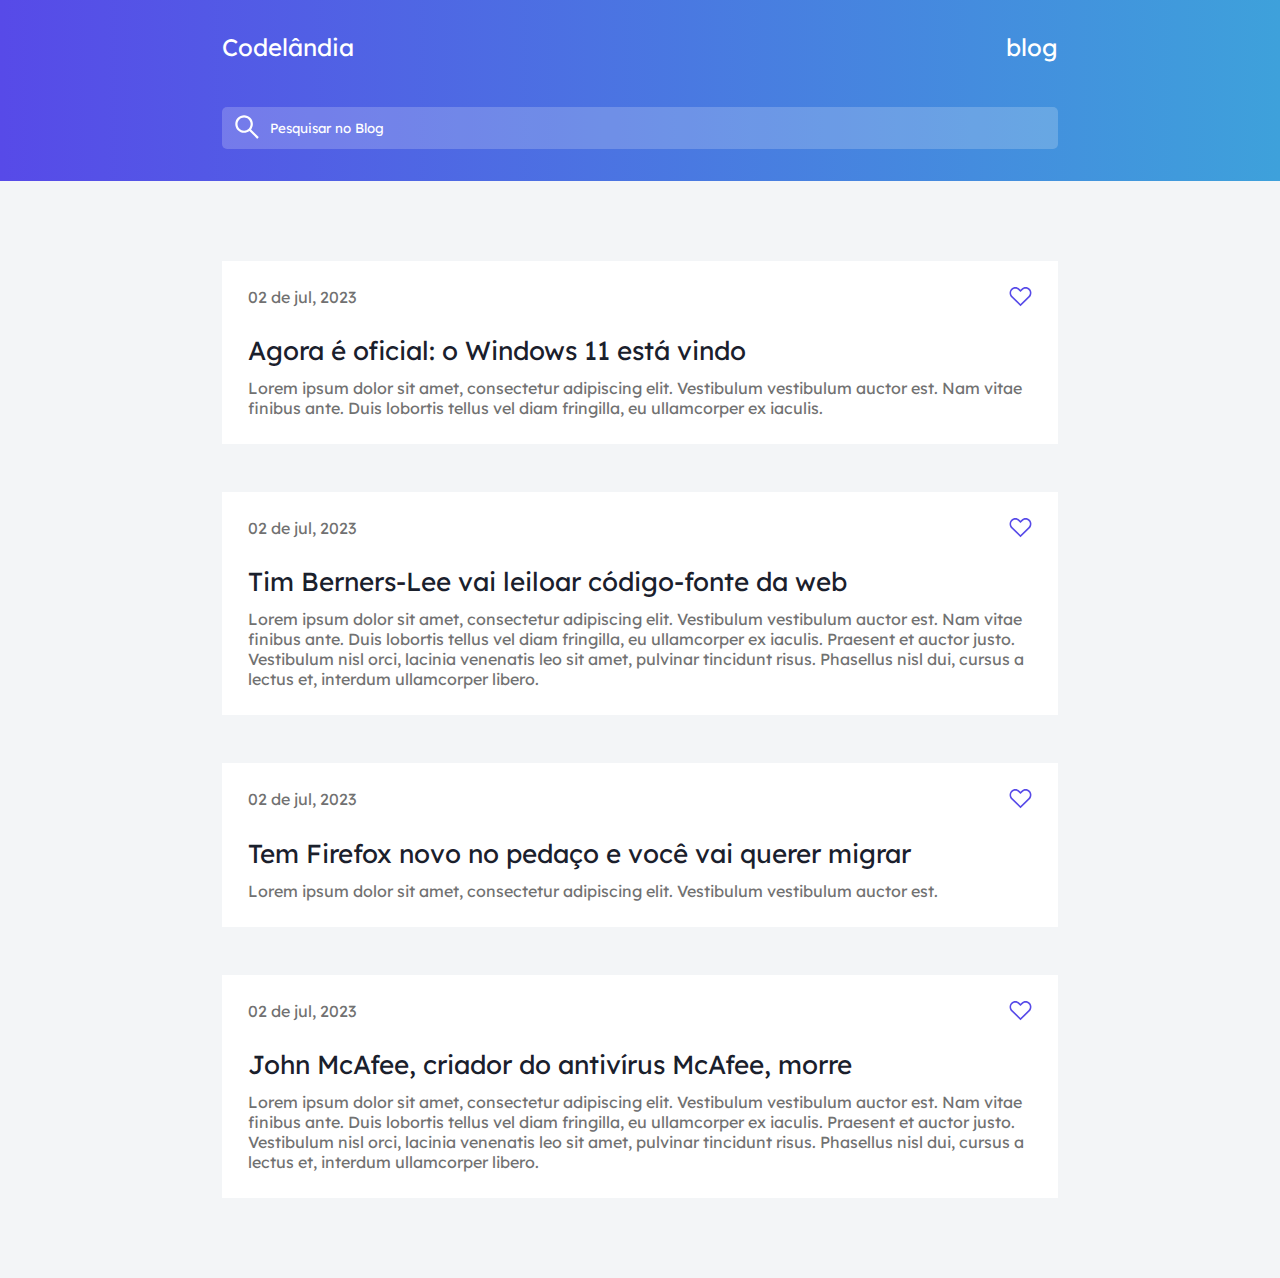
<file: desafio 01 - Blog/index.html>
<!DOCTYPE html>
<html lang="pt-br">

<head>
  <!-- responsividade padrão e description-->
  <meta charset="UTF-8">
  <meta http-equiv="X-UA-Compatible" content="IE=edge">
  <meta name="viewport" content="width=device-width, initial-scale=1.0">
  <meta name="description" content="Blog oficial da Codelândia. Participe e confira as melores notícias.">
  <!-- APIs do Google fonts -->
  <link rel="preconnect" href="https://fonts.googleapis.com">
  <link rel="preconnect" href="https://fonts.gstatic.com" crossorigin>
  <link href="https://fonts.googleapis.com/css2?family=Lexend+Deca:wght@100;200;300;400;500;600;700;800;900&display=swap" rel="stylesheet">
  <!-- icones e sheets com title -->
  <link rel="stylesheet" href="./style.css">
  <link rel="icon" href="./img/icons-blogger.png" type="image/png">

  <title>Codelândia Blog</title>
</head>

<body>
  <header>
    <nav>
      <div class="title">
        <p>Codelândia</p>
        <p>blog</p>
      </div>

      <form class="formulario" action="get">
        <img src="./img/lupa.svg" alt="lupa" width="30" height="30">
        <input type="text" name="pesquisar" placeholder="Pesquisar no Blog">
      </form>
    </nav>
  </header>

  <main>
    <div class="media-div">
      <ul>
        <li>
          <span class="flex-span">
            <p class="data">02 de jul, 2023</p>
            <img src="./img/coraçao.svg" alt="icon" width="23" height="20">
          </span>
          <a href="./">Agora é oficial: o Windows 11 está vindo</a>
          <p class="text">Lorem ipsum dolor sit amet, consectetur adipiscing elit. Vestibulum vestibulum auctor est. Nam
            vitae finibus ante. Duis lobortis tellus vel diam fringilla, eu ullamcorper ex iaculis.</p>
        </li>

        <li>
          <span class="flex-span">
            <p class="data">02 de jul, 2023</p>
            <img src="./img/coraçao.svg" alt="icon" width="23" height="20">
          </span>
          <a href="./">Tim Berners-Lee vai leiloar código-fonte da web</a>
          <p class="text">Lorem ipsum dolor sit amet, consectetur adipiscing elit. Vestibulum vestibulum auctor est. Nam
            vitae finibus ante. Duis lobortis tellus vel diam fringilla, eu ullamcorper ex iaculis. Praesent et auctor
            justo. Vestibulum nisl orci, lacinia venenatis leo sit amet, pulvinar tincidunt risus. Phasellus nisl dui,
            cursus a lectus et, interdum ullamcorper libero.</p>
        </li>

        <li>
          <span class="flex-span">
            <p class="data">02 de jul, 2023</p>
            <img src="./img/coraçao.svg" alt="icon" width="23" height="20">
          </span>
          <a href="./">Tem Firefox novo no pedaço e você vai querer migrar</a>
          <p class="text">Lorem ipsum dolor sit amet, consectetur adipiscing elit. Vestibulum vestibulum auctor est.</p>
        </li>

        <li>
          <span class="flex-span">
            <p class="data">02 de jul, 2023</p>
            <img src="./img/coraçao.svg" alt="icon" width="23" height="20">
          </span>
          <a href="./">John McAfee, criador do antivírus McAfee, morre</a>
          <p class="text">Lorem ipsum dolor sit amet, consectetur adipiscing elit. Vestibulum vestibulum auctor est. Nam
            vitae finibus ante. Duis lobortis tellus vel diam fringilla, eu ullamcorper ex iaculis. Praesent et auctor
            justo. Vestibulum nisl orci, lacinia venenatis leo sit amet, pulvinar tincidunt risus. Phasellus nisl dui,
            cursus a lectus et, interdum ullamcorper libero.</p>
        </li>
      </ul>
    </div>
  </main>
</body>

</html>
</file>
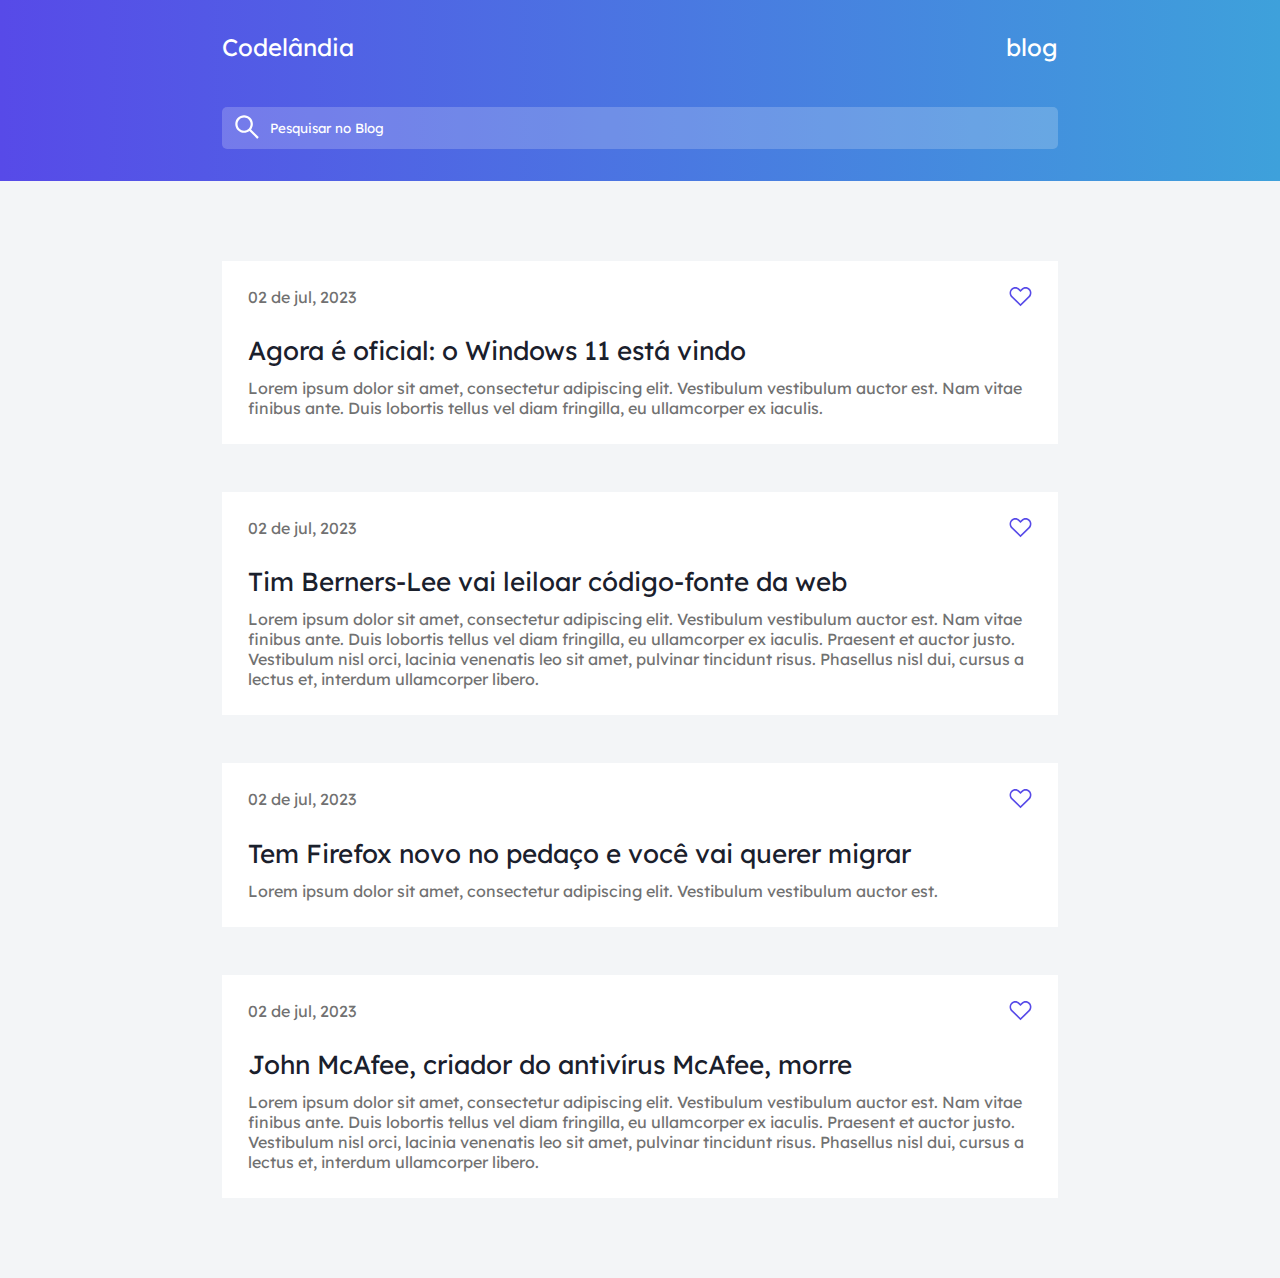
<file: Desafio 01 - Blog/index.html>
<!DOCTYPE html>
<html lang="pt-br">

<head>
  <!-- responsividade padrão e description-->
  <meta charset="UTF-8">
  <meta http-equiv="X-UA-Compatible" content="IE=edge">
  <meta name="viewport" content="width=device-width, initial-scale=1.0">
  <meta name="description" content="Blog oficial da Codelândia. Participe e confira as melores notícias.">
  <!-- APIs do Google fonts -->
  <link rel="preconnect" href="https://fonts.googleapis.com">
  <link rel="preconnect" href="https://fonts.gstatic.com" crossorigin>
  <link href="https://fonts.googleapis.com/css2?family=Lexend+Deca:wght@100;200;300;400;500;600;700;800;900&display=swap" rel="stylesheet">
  <!-- icones e sheets com title -->
  <link rel="stylesheet" href="./style.css">
  <link rel="icon" href="./img/icons-blogger.png" type="image/png">

  <title>Codelândia Blog</title>
</head>

<body>
  <header>
    <nav>
      <div class="title">
        <p>Codelândia</p>
        <p>blog</p>
      </div>

      <form class="formulario" action="get">
        <img src="./img/lupa.svg" alt="lupa" width="30" height="30">
        <input type="text" name="pesquisar" placeholder="Pesquisar no Blog">
      </form>
    </nav>
  </header>

  <main>
    <div class="media-div">
      <ul>
        <li>
          <span class="flex-span">
            <p class="data">02 de jul, 2023</p>
            <img src="./img/coraçao.svg" alt="icon" width="23" height="20">
          </span>
          <a href="./" id="links_acesso">Agora é oficial: o Windows 11 está vindo</a>
          <p class="text">Lorem ipsum dolor sit amet, consectetur adipiscing elit. Vestibulum vestibulum auctor est. Nam
            vitae finibus ante. Duis lobortis tellus vel diam fringilla, eu ullamcorper ex iaculis.</p>
        </li>

        <li>
          <span class="flex-span">
            <p class="data">02 de jul, 2023</p>
            <img src="./img/coraçao.svg" alt="icon" width="23" height="20">
          </span>
          <a href="./" id="links_acesso">Tim Berners-Lee vai leiloar código-fonte da web</a>
          <p class="text">Lorem ipsum dolor sit amet, consectetur adipiscing elit. Vestibulum vestibulum auctor est. Nam
            vitae finibus ante. Duis lobortis tellus vel diam fringilla, eu ullamcorper ex iaculis. Praesent et auctor
            justo. Vestibulum nisl orci, lacinia venenatis leo sit amet, pulvinar tincidunt risus. Phasellus nisl dui,
            cursus a lectus et, interdum ullamcorper libero.</p>
        </li>

        <li>
          <span class="flex-span">
            <p class="data">02 de jul, 2023</p>
            <img src="./img/coraçao.svg" alt="icon" width="23" height="20">
          </span>
          <a href="./" id="links_acesso">Tem Firefox novo no pedaço e você vai querer migrar</a>
          <p class="text">Lorem ipsum dolor sit amet, consectetur adipiscing elit. Vestibulum vestibulum auctor est.</p>
        </li>

        <li>
          <span class="flex-span">
            <p class="data">02 de jul, 2023</p>
            <img src="./img/coraçao.svg" alt="icon" width="23" height="20">
          </span>
          <a href="./" id="links_acesso">John McAfee, criador do antivírus McAfee, morre</a>
          <p class="text">Lorem ipsum dolor sit amet, consectetur adipiscing elit. Vestibulum vestibulum auctor est. Nam
            vitae finibus ante. Duis lobortis tellus vel diam fringilla, eu ullamcorper ex iaculis. Praesent et auctor
            justo. Vestibulum nisl orci, lacinia venenatis leo sit amet, pulvinar tincidunt risus. Phasellus nisl dui,
            cursus a lectus et, interdum ullamcorper libero.</p>
        </li>
      </ul>
    </div>
  </main>
  <script src="./js/script.js"></script>
</body>

</html>
</file>
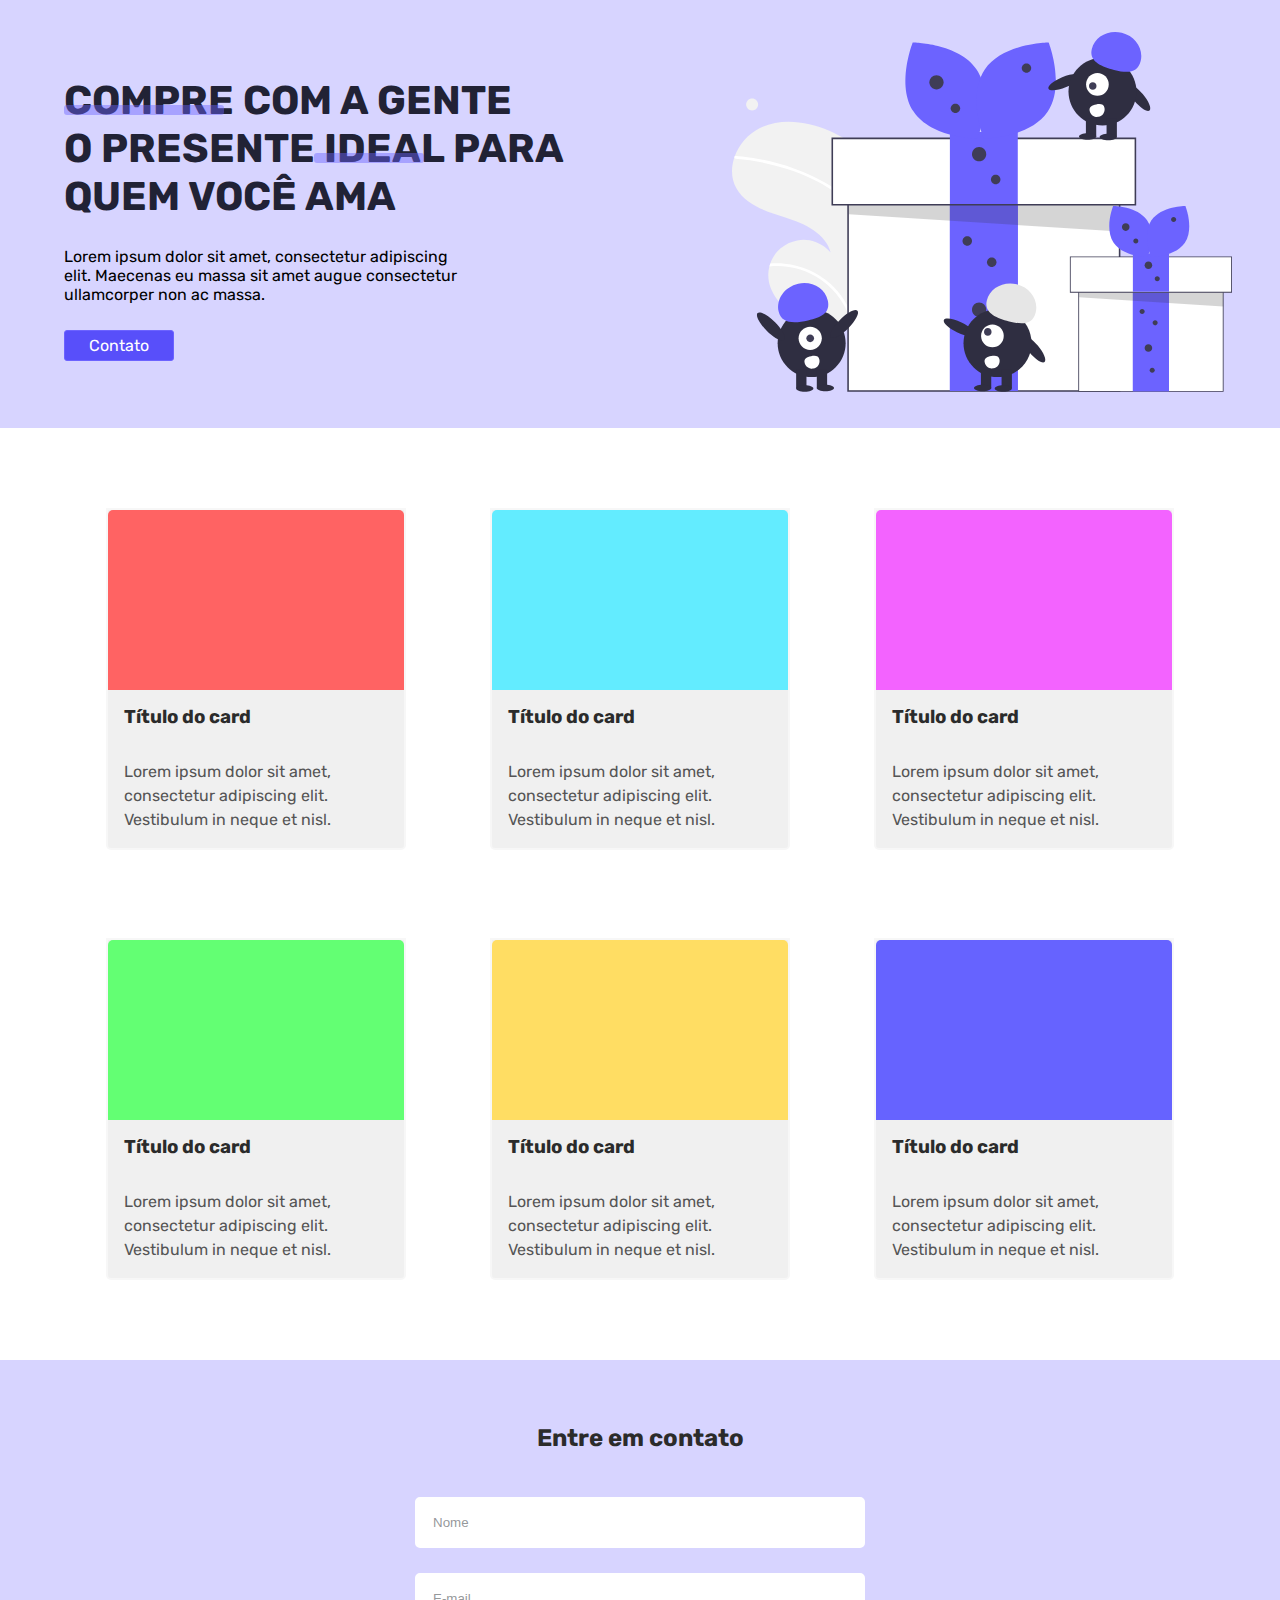
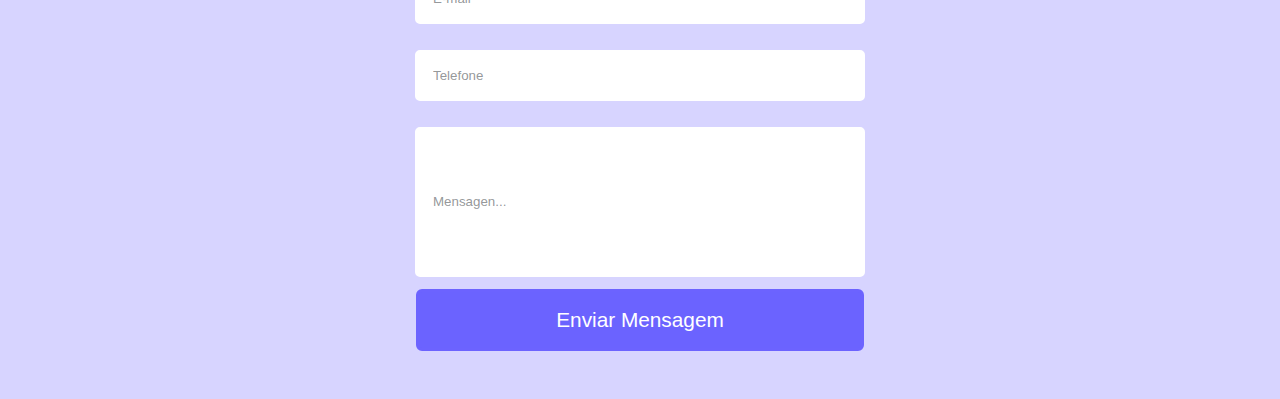
<file: Desafio 03 -  One Page/index.html>
<!DOCTYPE html>
<html lang="pt-br">

<head>
    <meta charset="UTF-8">
    <meta http-equiv="X-UA-Compatible" content="IE=edge">
    <meta name="viewport" content="width=device-width, initial-scale=1.0">
    <link rel="stylesheet" href="./assets/css/StyleReset.css">
    <title>One Page- Presentes</title>
</head>

<body>
    <main>
        <span class="caixa-main">
            <div>
                <h1>compre com a gente<br>o presente ideal para<br>quem você ama</h1>
                <p class="texto-entrada">Lorem ipsum dolor sit amet, consectetur adipiscing elit. Maecenas eu massa sit amet augue consectetur
                    ullamcorper non ac massa.</p>
                <a href="#entrar">Contato</a>
            </div>
            <div>
                <img src="./assets/imgs/imagem.svg" alt="">
            </div>
        </span>
    </main>

    <section>
        <span class="caixa-grid">
            <div class="largura-cor">
                <div class="cor-conteudo1"></div>
                <h3>Título do card</h3>
                <p>Lorem ipsum dolor sit amet, consectetur adipiscing elit. Vestibulum in neque et nisl.</p>
            </div>

            <div class="largura-cor">
                <div class="cor-conteudo2"></div>
                <h3>Título do card</h3>
                <p>Lorem ipsum dolor sit amet, consectetur adipiscing elit. Vestibulum in neque et nisl.</p>
            </div>

            <div class="largura-cor">
                <div class="cor-conteudo3"></div>
                <h3>Título do card</h3>
                <p>Lorem ipsum dolor sit amet, consectetur adipiscing elit. Vestibulum in neque et nisl.</p>
            </div>

            <div class="largura-cor">
                <div class="cor-conteudo4"></div>
                <h3>Título do card</h3>
                <p>Lorem ipsum dolor sit amet, consectetur adipiscing elit. Vestibulum in neque et nisl.</p>
            </div>

            <div class="largura-cor">
                <div class="cor-conteudo5"></div>
                <h3>Título do card</h3>
                <p>Lorem ipsum dolor sit amet, consectetur adipiscing elit. Vestibulum in neque et nisl.</p>
            </div>

            <div class="largura-cor">
                <div class="cor-conteudo6"></div>
                <h3>Título do card</h3>
                <p>Lorem ipsum dolor sit amet, consectetur adipiscing elit. Vestibulum in neque et nisl.</p>
            </div>

        </span>
    </section>

    <footer class="rodape">
        <span id="entrar" class="entrar">
            <h2>Entre em contato</h2>
            <div class="inputs">
                <input class="input" type="text" name="nome" value="Nome">
                <input class="input" type="email" name="email" value="E-mail">
                <input class="input" type="text" name="numero" value="Telefone">
                <input class="input-mensagem" type="text" name="texto" value="Mensagen...">
                <button>Enviar Mensagem</button>
            </div>
        </span>
    </footer>
</body>

</html>
</file>
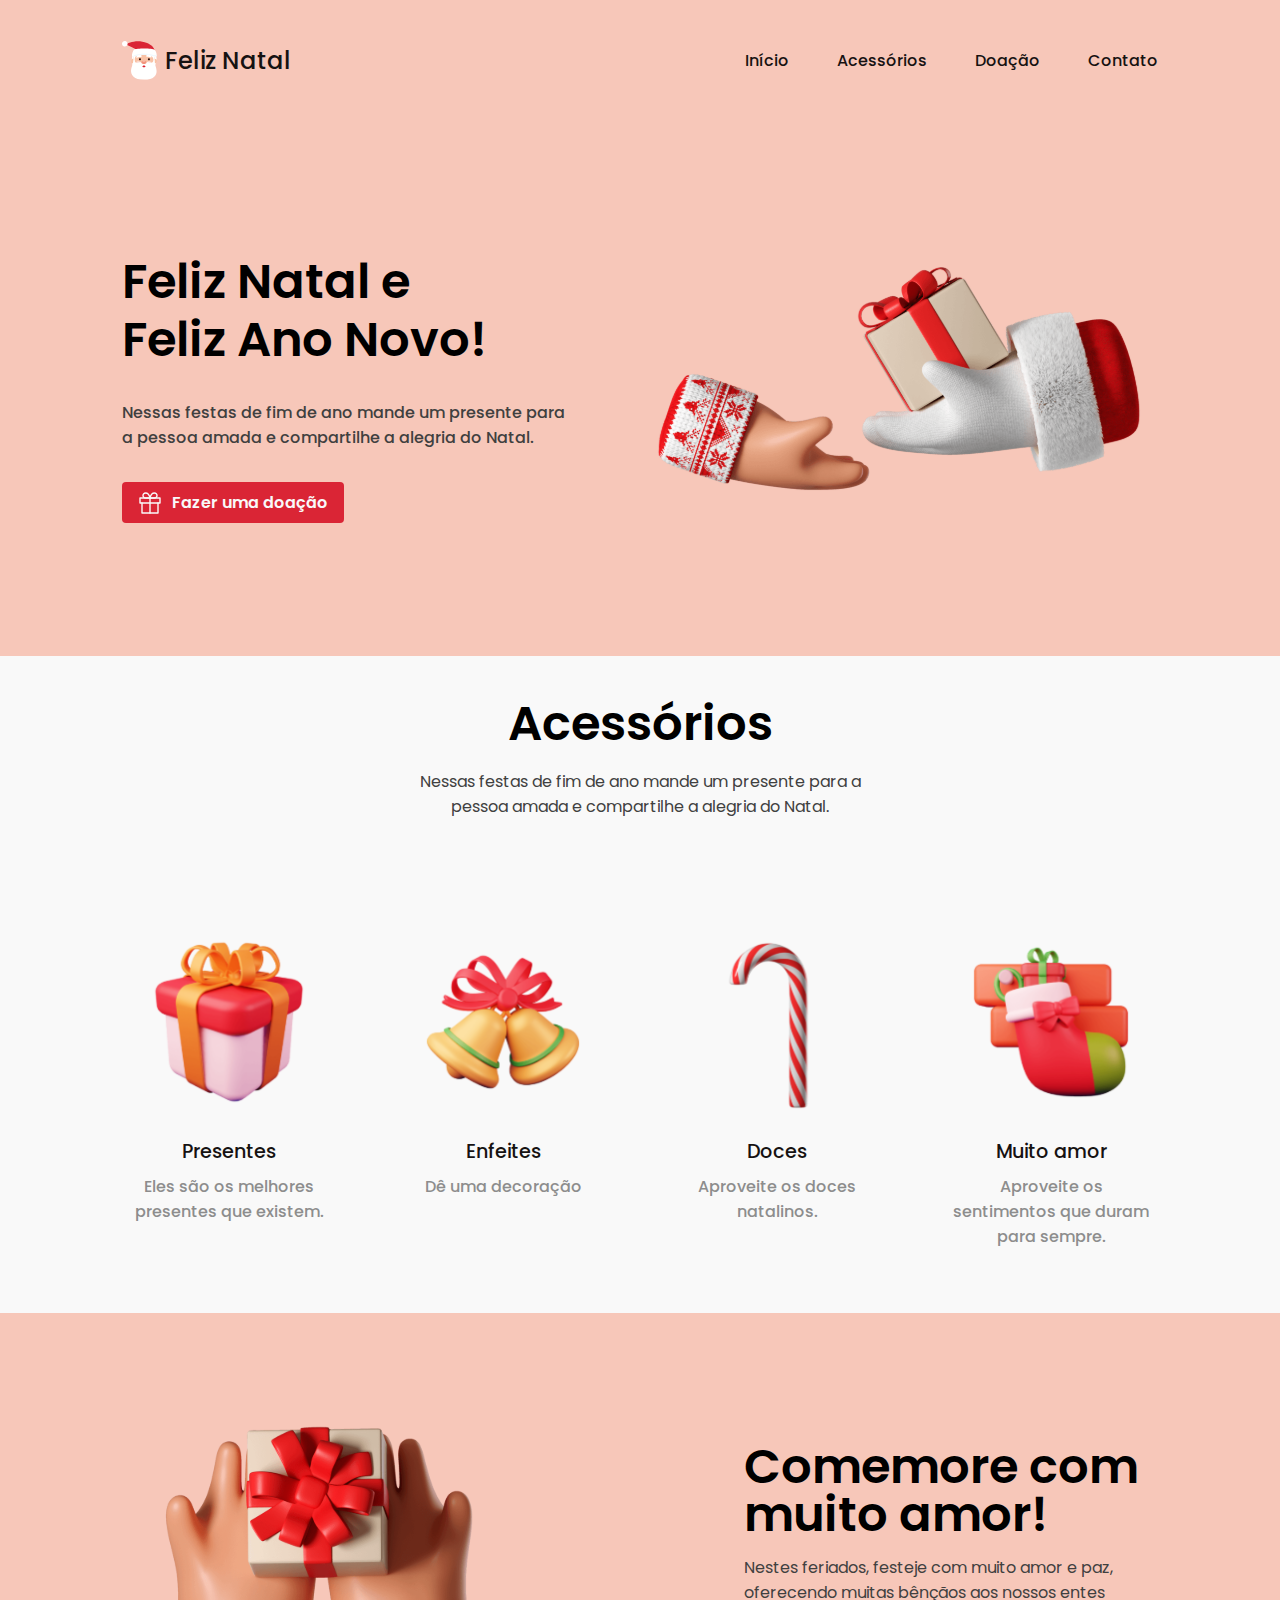
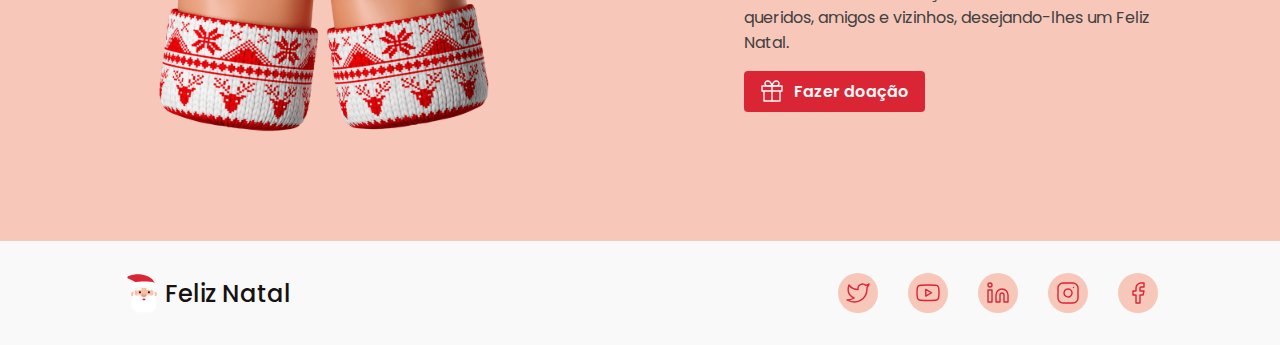
<file: Desafio 16 - Feliz Natal/index.html>
<!DOCTYPE html>
<html lang="en">

<head>
  <meta charset="UTF-8">
  <meta http-equiv="X-UA-Compatible" content="IE=edge">
  <meta name="viewport" content="width=device-width, initial-scale=1.0">
  <meta name="description"
    content="Nessas festas de fim de ano mande um presente para a pessoa amada e compartilhe a alegria do Natal.">
  <meta name="keywords" content="natal, presentes, feliz ano novo, festas de natal, alegria natalina">
  <link rel="preconnect" href="https://fonts.googleapis.com">
  <link rel="preconnect" href="https://fonts.gstatic.com" crossorigin>
  <link href="https://fonts.googleapis.com/css2?family=Poppins:wght@100;200;300;400;500;600;700;800;900&display=swap"
    rel="stylesheet">
  <link rel="stylesheet" href="./style.css">
  <link rel="shortcut icon" href="./img/icone_natal.png" type="image/x-icon">
  <title>Feliz-natal</title>
</head>

<body>

  <header>
    <nav class="header-nav">
      <a class="btn-logo-header" href="./">
        <img src="./img/logo_header_dad.svg" alt="logo" width="auto" height="auto">
        Feliz Natal
      </a>


      <ol class="header-ol">
        <li><a class="btn-list" href="./">Início</a></li>
        <li><a class="btn-list" href="./">Acessórios</a></li>
        <li><a class="btn-list" href="./">Doação</a></li>
        <li><a class="btn-list" href="./">Contato</a></li>
      </ol>

    </nav>
  </header>

  <main>
    <div class="main-div">

      <div class="div-conteudo">
        <h1 class="titulo-h1">Feliz Natal e<br>Feliz Ano Novo!</h1>
        <p class="texto">Nessas festas de fim de ano mande um presente para a pessoa amada e compartilhe a alegria do
          Natal.</p>
        <a class="btn-doaçao" href="./">
          <img src="./img/present.svg" alt="presente" width="auto" height="auto">
          Fazer uma doação
        </a>
      </div>

      <span class="span-img">
        <img src="./img/present_mao.svg" alt="presente_em_mãos" width="auto" height="auto">
      </span>
    </div>
  </main>

  <aside>
    <div class="aside-div">

      <div class="aside-conteudo">
        <h2>Acessórios</h2>
        <p>Nessas festas de fim de ano mande um presente para a<br> pessoa amada e compartilhe a alegria do Natal.</p>
      </div>


      <nav class="aside-nav">

        <ul class="aside-ul">
          <!-- presente -->
          <li>
            <img src="./img/present_natal.svg" alt="caixa_presente" width="auto" height="auto">
            <p class="texto-negrito">Presentes</p>
            <p class="texto-cinza">Eles são os melhores<br>
              presentes que existem.</p>
          </li>
          <!-- sino -->
          <li>
            <img src="./img/sino_natal.svg" alt="sino" width="auto" height="auto">
            <p class="texto-negrito">Enfeites</p>
            <p class="texto-cinza">Dê uma decoração</p>
          </li>
          <!-- doce -->
          <li>
            <img src="./img/doce_natal.svg" alt="doce" width="auto" height="auto">
            <p class="texto-negrito">Doces</p>
            <p class="texto-cinza">Aproveite os doces<br> natalinos.</p>
          </li>
          <!-- meia -->
          <li>
            <img src="./img/meia_natal.svg" alt="meias" width="auto" height="auto">
            <p class="texto-negrito">Muito amor</p>
            <p class="texto-cinza">Aproveite os<br>
              sentimentos que duram<br>
              para sempre.</p>
          </li>
        </ul>

      </nav>

    </div>
  </aside>

  <section>
    <div class="section-div">

      <span class="section-span">
        <img src="./img/luva_natal.svg" alt="presentes" width="auto" height="auto">
      </span>


      <div class="div-container">
        <h3 class="texto-h3">Comemore com<br>
          muito amor!</h3>
        <p class="texto-p">Nestes feriados, festeje com muito amor e paz, oferecendo muitas bênçãos aos nossos entes
          queridos, amigos e vizinhos, desejando-lhes um Feliz Natal.</p>
        <a class="btn-doaçao" href="./">
          <img src="./img/present.svg" alt="doar" width="auto" height="auto">
          Fazer doação
        </a>
      </div>

    </div>
  </section>


  <footer>
    <div class="footer-div">

      <a class="btn-logo-footer" href="./">
        <img src="./img/logo_header_dad.svg" alt="logo" width="auto" height="auto">
        Feliz Natal
      </a>

      <ul class="footer-ul">

        <!-- twitter -->
        <li class="footer-li">
          <a href="./">
            <img src="./img/twitter.svg" alt="twitter" width="auto" height="auto">
          </a>
        </li>
        <!-- youtube -->
        <li class="footer-li">
          <a href="./">
            <img src="./img/youtube.svg" alt="youtube" width="auto" height="auto">
          </a>
        </li>
        <!-- linkedin -->
        <li class="footer-li">
          <a href="./">
            <img src="./img/linkedin.svg" alt="linkedin" width="auto" height="auto">
          </a>
        </li>
        <!-- instagram -->
        <li class="footer-li">
          <a href="./">
            <img src="./img/instagram.svg" alt="instagram" width="auto" height="auto">
          </a>
        </li>
        <!-- facebook -->
        <li class="footer-li">
          <a href="./">
            <img src="./img/facebook.svg" alt="facebook" width="auto" height="auto">
          </a>
        </li>



      </ul>

    </div>
  </footer>
</body>

</html>
</file>
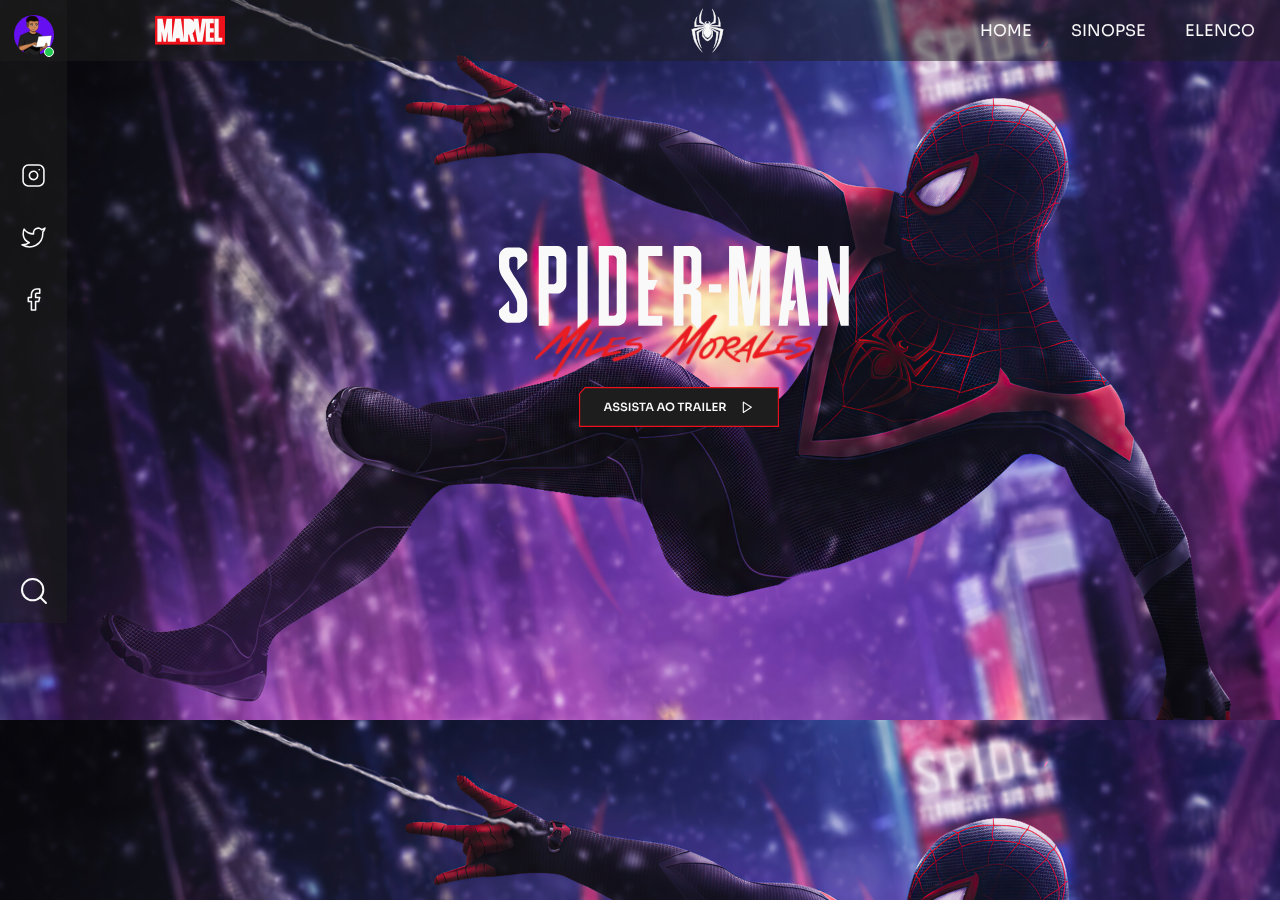
<file: Desafio 18 - Spider/index.html>
<!DOCTYPE html>
<html lang="pt-br">

<header>
  <meta http-equiv="X-UA-Compatible" content="IE=7">
  <meta http-equiv="X-UA-Compatible" content="ie=edge">
  <meta name="viewport" content="width=device-width, initial-scale=1.0">
  
  <meta http-equiv="Content-Type" content="text/html;charset=UTF-8">
  <meta name="description" content="spiderman, novo jogo para pc.">

  <link rel="stylesheet" href="./style.css">

  <link rel="preconnect" href="https://fonts.googleapis.com">
  <link rel="preconnect" href="https://fonts.gstatic.com" crossorigin>
  <link href="https://fonts.googleapis.com/css2?family=Sora:wght@100;200;300;400;500;600;700;800&display=swap" rel="stylesheet">

  <title>Spider</title>
</header>

<body>
  <nav>
    <div class="login">
      <img src="./img/iuricode1.svg" alt="login" width="50" height="50">
    </div>

    <div class="acessos">
      <ul class="redeSocial">
        <li class="imgRede">
          <a href="./">
            <img src="./img/instagram.svg" alt="instagram" width="32" height="32">
          </a>
        </li>

        <li class="imgRede">
          <a href="./">
            <img src="./img/twitter.svg" alt="twitter" width="32" height="32">
          </a>
        </li>

        <li class="imgRede">
          <a href="./">
            <img src="./img/facebook.svg" alt="facebook" width="32" height="32">
          </a>
        </li>
      </ul>

      <div class="form">
        <img src="./img/lupa.svg" alt="lupa de procurar" width="32" height="32">
      </div>
    </div>
  </nav>

  <header>
    <span id="regularNavigation">
      <div>
        <img src="./img/logo-marvel.svg" alt="logo Marvel" width="70" height="35">
      </div>

      <a class="btn-aranha" href="./">
        <img src="./img/aranha-branca.svg" alt="reload da pag" width="35" height="45">
      </a>

      <ol class="linkOrdenado">
        <li>
          <a href="./">
            home
          </a>
        </li>

        <li>
          <a href="./">
            sinopse
          </a>
        </li>

        <li>
          <a href="./">
            elenco
          </a>
        </li>
      </ol>

      <button id="botaoMobile">
        <img src="./img/menu-hamburguer.svg" alt="menu" width="24" height="14">
      </button>
    </span>
  </header>

  <main>
    <div class="containerMireles">
      <img src="./img/siper-mireles.svg" alt="siper-mireles" width="350" height="200">
    </div>
  </main>

  <script src="./JS/script.js"></script>
</body>

</html>
</file>
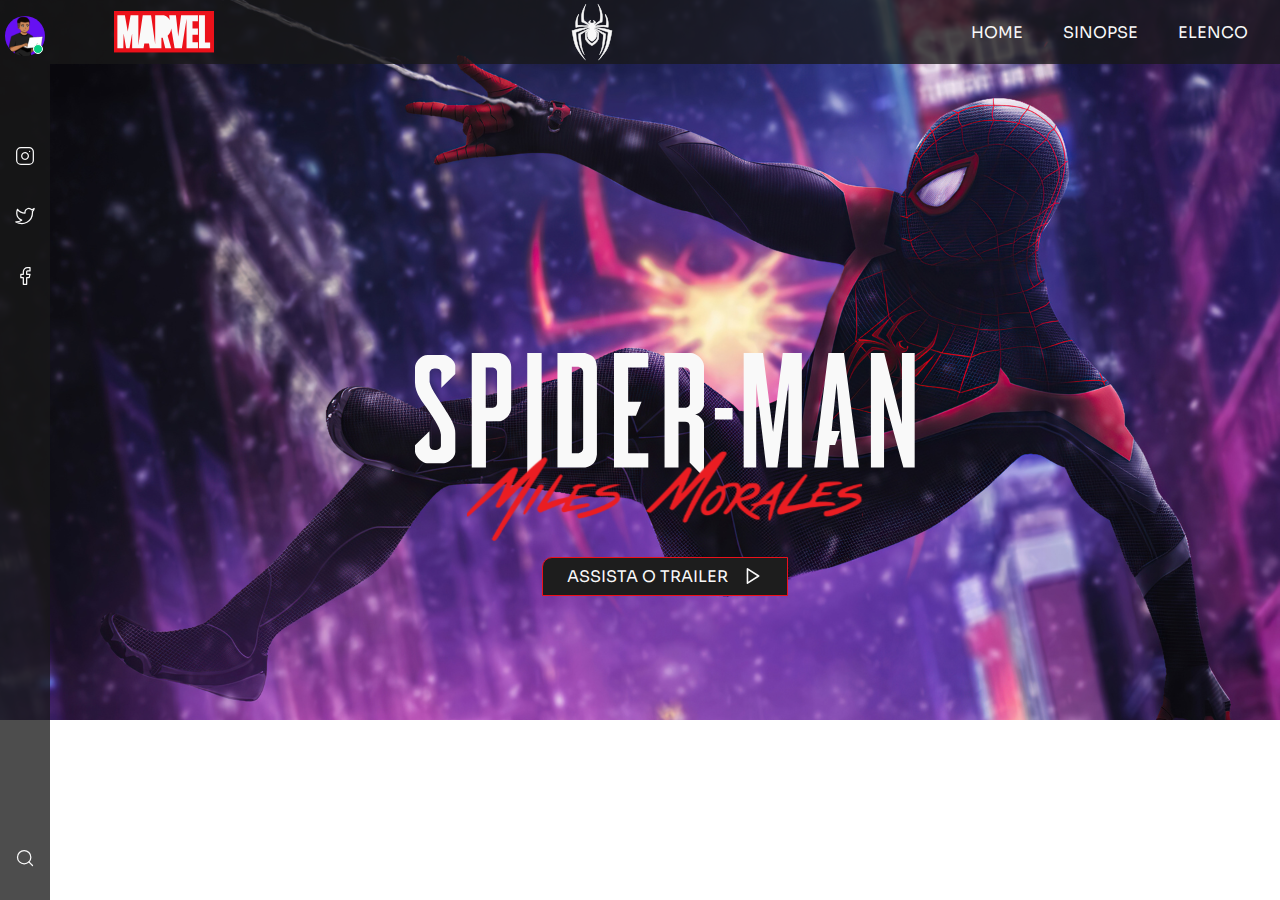
<file: desafio 18 - Spider/index.html>
<!DOCTYPE html>
<html lang="pt-br">

<header>

  <meta http-equiv="X-UA-Compatible" content="IE=7">
  <meta name="description" content="spiderman, novo jogo para pc.">
  <meta http-equiv="X-UA-Compatible" content="ie=edge">
  <meta name="keywords" content="spiderman, homem aranha, teia, aranha, inseto">
  <meta http-equiv="Content-Type" content="text/html;charset=UTF-8">
  <meta name="viewport" content="width=device-width, initial-scale=1.0">
  <link rel="stylesheet" href="./style.css">
  <link rel="shortcut icon" href="" type="image/x-icon">
  <link rel="preconnect" href="https://fonts.googleapis.com">
  <link rel="preconnect" href="https://fonts.gstatic.com" crossorigin>
  <link href="https://fonts.googleapis.com/css2?family=Sora:wght@100;200;300;400;500;600;700;800&display=swap"
    rel="stylesheet">

</header>

<body>

  <div class="body-div">

    <header class="grid-a">
      <div class="header-div">
        <a class="btn-logo" href="./">
          <img src="./img/logo-marvel.svg" alt="logo" width="auto" height="auto">
        </a>

        <span class="header-span">
          <img src="./img/aranha-branca.svg" alt="aranha" width="auto" height="auto">
        </span>

        <ol class="header-ol">
          <li><a class="btn-list" href="./">home</a></li>
          <li><a class="btn-list" href="./">sinopse</a></li>
          <li><a class="btn-list" href="./">elenco</a></li>
        </ol>

      </div>
    </header>

    <nav class="grid-b">
      <div class="nav-div">

        <div class="div-grid">

          <a class="btn-login" href="./">
            <img src="./img/iuricode 1.svg" alt="login" width="auto" height="auto">
          </a>

          <ul class="nav-ul">
            <li>
              <a href="./">
                <img src="./img/instagram.svg" alt="redes-sociais" width="auto" height="auto">
              </a>
            </li>


            <li>
              <a href="./">
                <img src="./img/twitter.svg" alt="redes-sociais" width="auto" height="auto">
              </a>
            </li>


            <li>
              <a href="./">
                <img src="./img/facebook.svg" alt="redes-sociais" width="auto" height="auto">
              </a>
            </li>

          </ul>
        </div>

        <button class="button-lupa">

          <img src="./img/lupa.svg" alt="lupa" width="auto" height="auot">
        </button>

      </div>
    </nav>


    <main class="grid-c">

      <div>

        <div class="main-div">
          <img src="./img/siper-mireles.svg" alt="spider" height="auto" width="auto">
          <a class="btn-assista" href="./">
            assista o trailer
            <img src="./img/play.svg" alt="play" width="auto" height="auto">
          </a>
        </div>

      </div>
    </main>

  </div>

</body>

</html>
</file>
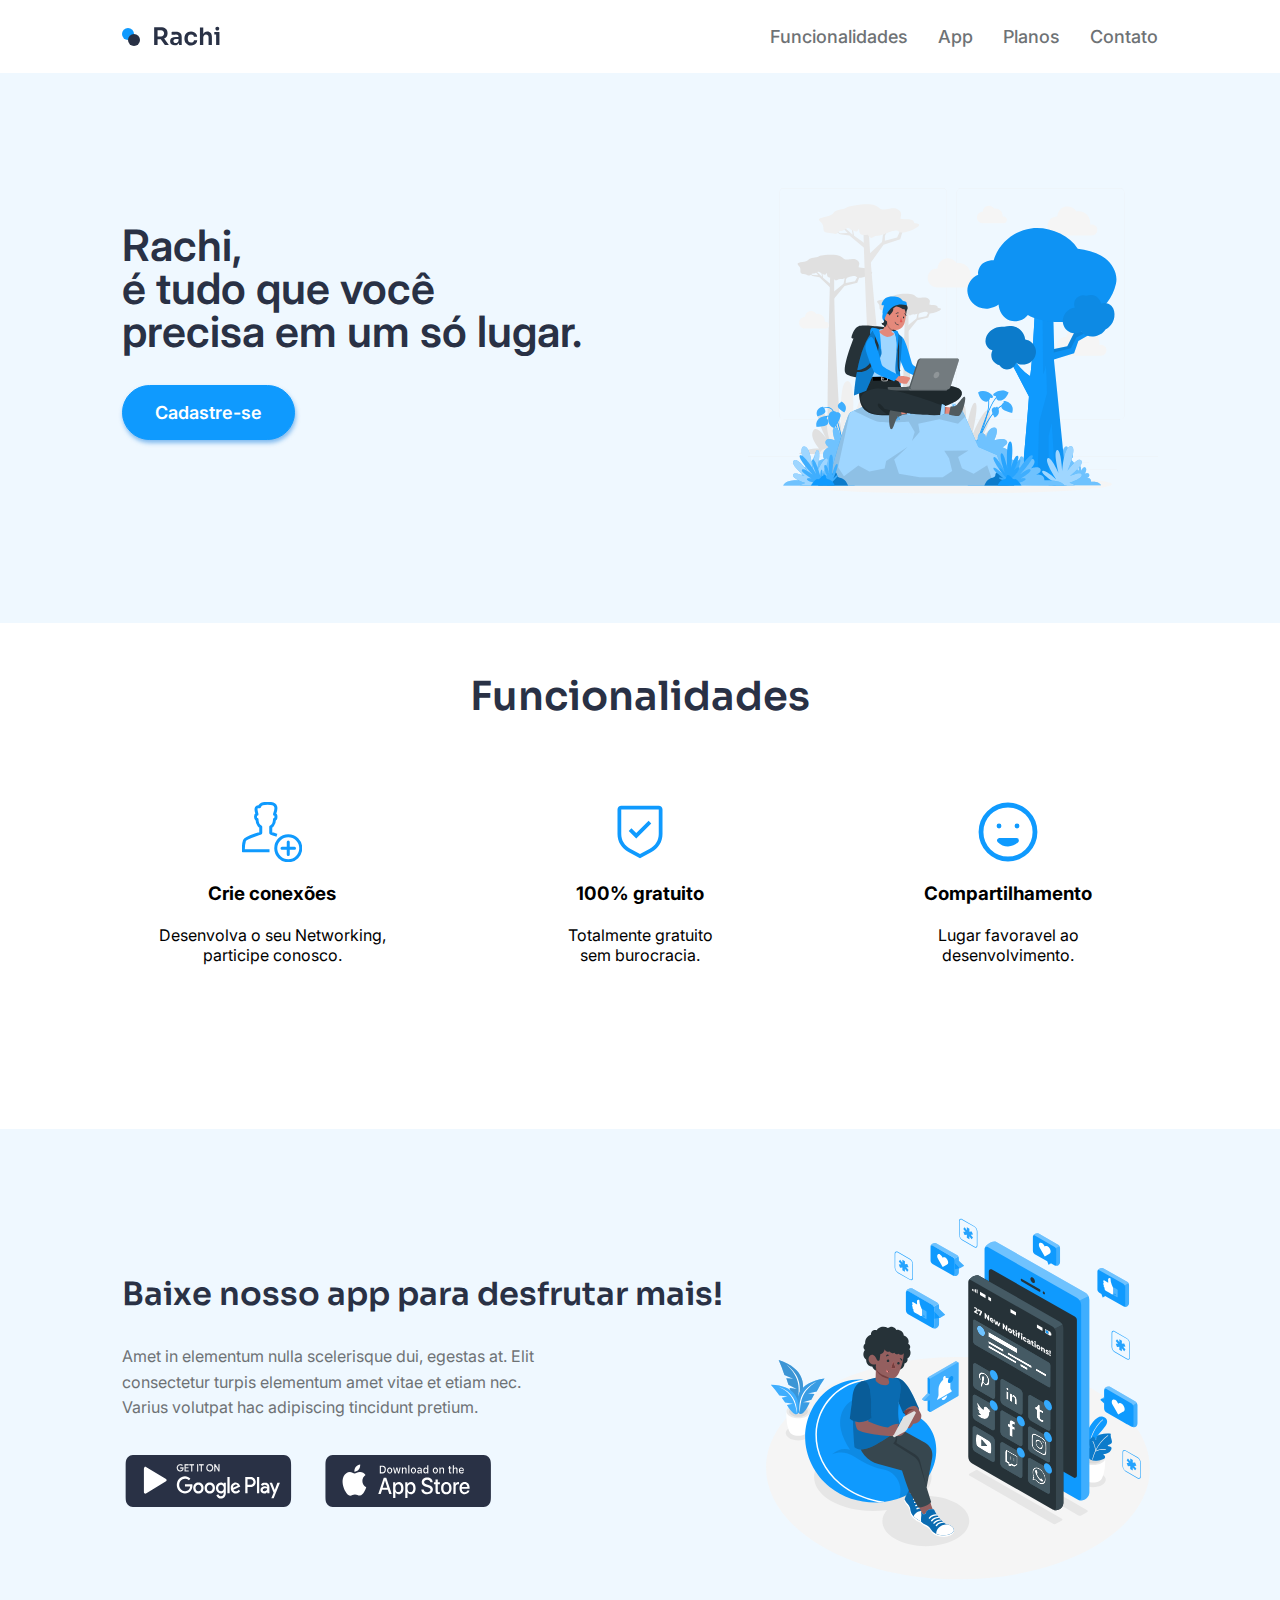
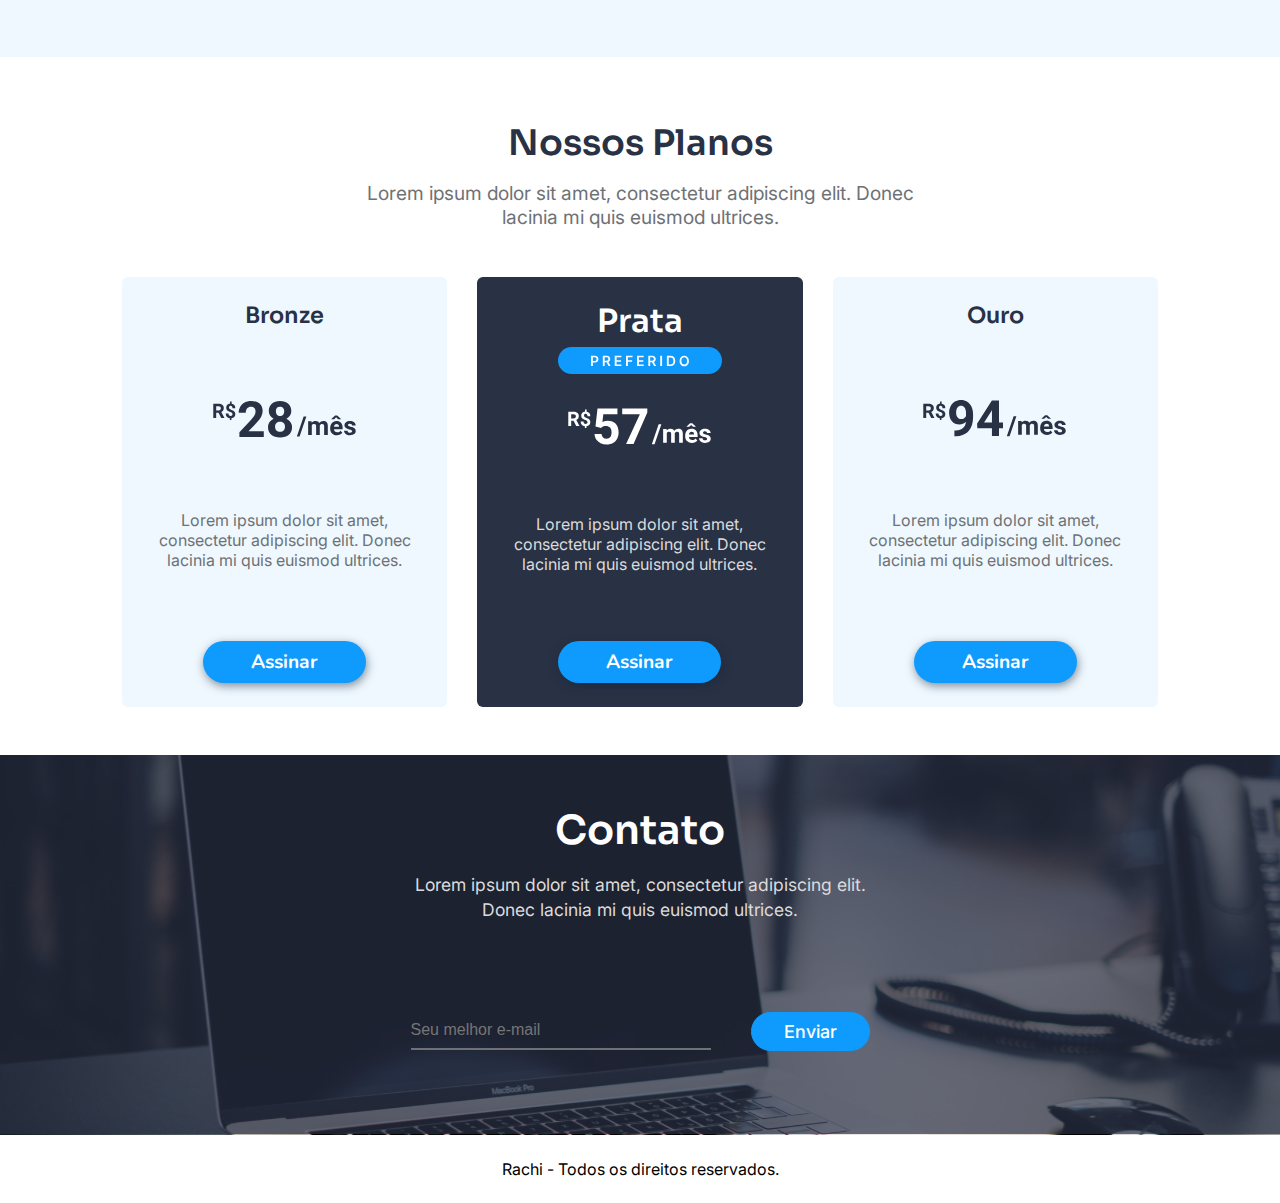
<file: Desafio 19 - Rachi/index.html>
<!DOCTYPE html>
<html lang="pt-br">

<head>
    <!-- responsividade padrão -->
    <meta charset="UTF-8">
    <meta http-equiv="X-UA-Compatible" content="IE=edge">
    <meta name="viewport" content="width=device-width, initial-scale=1.0">
    <meta name="description" content="A solução para o seu problema está na Rachi...">

    <!-- link das Fonts -->
    <!-- roboto, inter, sora, nunito -->
    <link rel="preconnect" href="https://fonts.googleapis.com">
    <link rel="preconnect" href="https://fonts.gstatic.com" crossorigin>
    <link href="https://fonts.googleapis.com/css2?family=Inter:wght@100;200;300;400;500;600;700;800;900&family=Nunito:ital,wght@0,200;0,300;0,400;0,500;0,600;0,700;0,800;0,900;1,200;1,300;1,400;1,500;1,600;1,700;1,800&family=Roboto:ital,wght@0,100;0,300;0,400;0,500;0,700;0,900;1,100;1,300;1,400;1,500;1,700;1,900&family=Sora:wght@100;200;300;400;500;600;700;800&display=swap" rel="stylesheet">

    <!-- descrição com link do style.css -->
    <meta name="description" content="site offcial da Rachi soluções">
    <link rel="icon" href="./assets/img/logos/favicon.svg" type="image/x-icon">
    <link rel="stylesheet" href="./style.css">
    <title>Rachi</title>
</head>

<body>
    <header>
        <div id="div" class="navigation">
            <a class="btn-logo" href="./">
                <img src="./assets/img/logos/Logo.svg" alt="logo">
            </a>
            <nav id="nav">
                <button id="botaoMobile">
                    <span></span>
                </button>

                <ol id="menu">
                    <li>
                        <a class="btn-acesso" href="#funcionalidade">Funcionalidades</a>
                    </li>
                    <li>
                        <a class="btn-acesso" href="#app">App</a>
                    </li>
                    <li>
                        <a class="btn-acesso" href="#planos">Planos</a>
                    </li>
                    <li>
                        <a class="btn-acesso" href="#contato">Contato</a>
                    </li>
                </ol>
            </nav>
        </div>
    </header>

    <main>
        <span class="container">
            <div class="main-div-texto">
                <h1 class="sora">Rachi,<br>
                    é tudo que você<br>
                    precisa em um só lugar.
                </h1>
                <a class="btn-cadastro" href="/">
                    Cadastre-se
                </a>
            </div>

            <figure>
                <img src="./assets/img/main/pc-sobre-pedra.svg" alt="Menino-no-pc">
            </figure>
        </span>
    </main>

    <aside id="funcionalidade">
        <h1>Funcionalidades</h1>
        <div class="tri-caixa-flex">
            <span class="span-grid">
                <img src="./assets/img/aside/homem-mais.svg" alt="icone" width="60" height="60">
                <h3>Crie conexões</h3>
                <p>Desenvolva o seu Networking, <br>participe conosco.
                </p>
            </span>

            <span class="span-grid">
                <img src="./assets/img/aside/escudo.svg" alt="icone" width="60" height="60">
                <h3>100% gratuito</h3>
                <p>Totalmente gratuito<br>sem burocracia.
                </p>
            </span>

            <span class="span-grid">
                <img src="./assets/img/aside/rosto.svg" alt="icone" width="60" height="60">
                <h3>Compartilhamento</h3>
                <p>Lugar favoravel ao<br>desenvolvimento.
                </p>
            </span>
        </div>
    </aside>

    <section id="app">
        <div class="gridLayout">
            <span class="span-container">
                <h2>Baixe nosso app para desfrutar mais!</h2>
                <p>
                    Amet in elementum nulla scelerisque dui, egestas at. Elit<br> consectetur turpis
                    elementum amet vitae et etiam nec.<br> Varius volutpat hac adipiscing tincidunt pretium.
                </p>
                <div class="botoes-apps">
                    <a href="/">
                        <img src="./assets/img/section/btn-google.svg" alt="google icon" width="173" height="60">
                    </a>
                    <a href="/">
                        <img src="./assets/img/section/btn-apple.svg" alt="apple icon" width="166" height="54">
                    </a>
                </div>
            </span>

            <div class="caixa-img">
                <img src="./assets/img/section/Menino-no-site.svg" alt="menino-navegando-na-web" width="400"
                    height="400">
            </div>
        </div>
    </section>

    <article id="planos">
        <h4>Nossos Planos</h4>
        <p class="texto-br-1">
            Lorem ipsum dolor sit amet, consectetur adipiscing elit. Donec<br> lacinia mi quis euismod ultrices.
        </p>

        <ul class="grid-planos">
            <li class="caixa-azul">
                <h3>Bronze</h3>

                <div class="grid-preco">
                    <img src="./assets/img/article/Preço-28.svg" alt="">
                </div>

                <p class="paragrafo-cinza">Lorem ipsum dolor sit amet, consectetur adipiscing elit. Donec lacinia mi
                    quis euismod ultrices.
                </p>
                <span class="btn-assinar">
                    <a href="/">Assinar</a>
                </span>
            </li>

            <li class="caixa-azul escuro">
                <h3>Prata</h3>
                <img class="preferido-img" src="./assets/img/article/preferido-btn-img.svg" alt="">

                <div class="grid-preco-branco">
                    <img src="./assets/img/article/Preço-57.svg" alt="">
                </div>

                <p>Lorem ipsum dolor sit amet, consectetur adipiscing elit. Donec lacinia
                    mi quis euismod ultrices.</p>
                <span class="btn-assinar">
                    <a href="/">Assinar</a>
                </span>
            </li>

            <li class="caixa-azul">
                <h3>Ouro</h3>

                <div class="grid-preco">
                    <img src="./assets/img/article/Preço-94.svg" alt="">
                </div>

                <p class="paragrafo-cinza">Lorem ipsum dolor sit amet, consectetur adipiscing elit. Donec lacinia mi
                    quis euismod ultrices.</p>
                <span class="btn-assinar">
                    <a href="/">Assinar</a>
                </span>
            </li>
            </uk>
    </article>

    <footer id="contato">
        <div class="separador">
            <div class="contatoEmail">
                <h5>Contato</h5>
                <p>Lorem ipsum dolor sit amet, consectetur adipiscing elit. Donec lacinia mi quis euismod ultrices.</p>
                <form class="formulario" action="" method="get">
                    <input type="email" name="email" id="seuEmail" placeholder="Seu melhor e-mail">
                    <button class="btnEnviar" type="submit">Enviar</button>
                </form>
            </div>
        </div>
    </footer>

    <div class="textoFooter">
        <p>Rachi - Todos os direitos reservados.</p>
    </div>

    <script src="./js/script.js"></script>
</body>

</html>
</file>
<file: Desafio 19 - Rachi/style.css>
/* links */
@import url('./assets/css/global.css');
@import url('./assets/css/header.css');

@import url('./assets/css/main.css');
@import url('./assets/css/aside.css');

@import url('./assets/css/section.css');
@import url('./assets/css/article.css');

@import url('./assets/css/footer.css');
</file>
<file: desafio 01 - Blog/style.css>
/* conectando por ordem cascata */
@import url('./css/reset.css');
@import url('./css/header.css');
@import url('./css/main.css');
</file>
<file: Desafio 01 - Blog/style.css>
/* conectando por ordem cascata */
@import url('./css/reset.css');
@import url('./css/header.css');
@import url('./css/main.css');
</file>
<file: Desafio 03 -  One Page/assets/css/StyleReset.css>
@import url('https://fonts.googleapis.com/css2?family=Alumni+Sans+Pinstripe:ital@0;1&family=DynaPuff:wght@400;500&family=Montserrat:ital,wght@0,200;0,300;0,500;0,600;0,700;1,200;1,900&family=Oswald:wght@300;400&family=Roboto:wght@500&family=Rubik&family=Rubik+Marker+Hatch&family=Silkscreen:wght@400;700&display=swap');

@import url("../css/main.css");
@import url("../css/section.css");
@import url("../css/footer.css");

* {
    margin: 0;
    padding: 0;
    box-sizing: border-box;
}

body {
    font-family: 'Rubik';
}
</file>
<file: Desafio 16 - Feliz Natal/style.css>
/* links da pasta css */
@import url("./css/global_reset.css");
@import url("./css/header.css");

/* corpo da pág*/
@import url("./css/main.css");
@import url("./css/aside.css");
@import url("./css/section.css");

/* rodapé com as redes */
@import url("./css/footer.css");
</file>
<file: Desafio 18 - Spider/style.css>
/* APIs */
@import url("./css/reset.css");
@import url("./css/header.css");
@import url("./css/nav.css");
@import url("./css/main.css");
</file>
<file: desafio 18 - Spider/style.css>
/* APIs */
@import url("./css/reset.css");
@import url("./css/header.css");
@import url("./css/nav.css");
@import url("./css/main.css");
</file>
